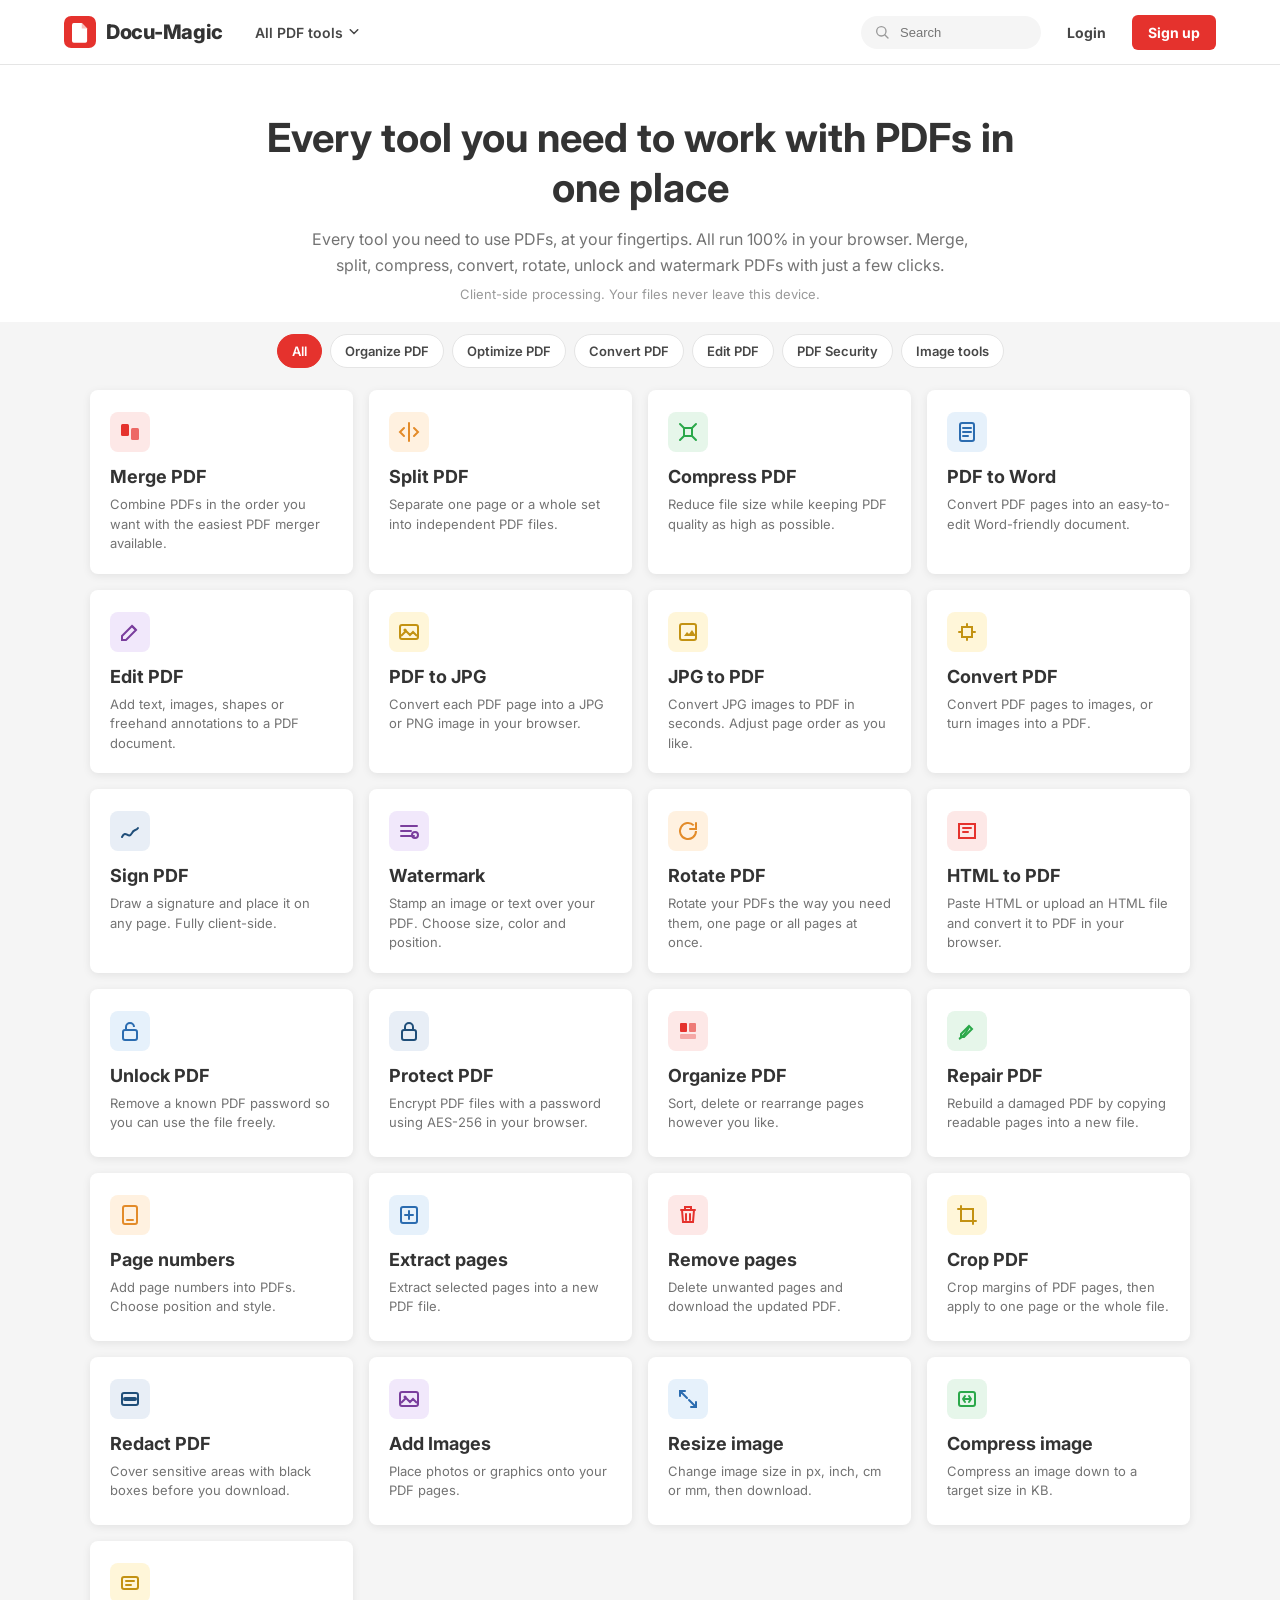
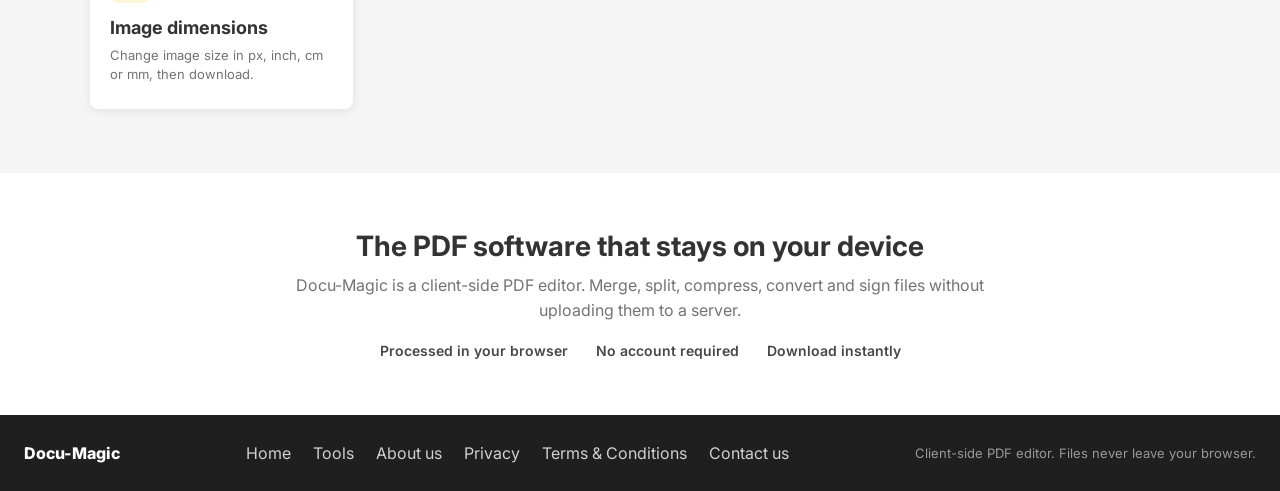
<file: index.html>
<!DOCTYPE html>
<html lang="en">
<head>
<meta charset="UTF-8" />
<meta name="viewport" content="width=device-width, initial-scale=1.0" />
<title>Docu-Magic | Online PDF tools</title>
<meta name="description" content="Every tool you need to work with PDFs in one place. Merge, split, compress, convert, edit, sign and protect PDFs in your browser. Files never leave your device." />
<link rel="preconnect" href="https://fonts.googleapis.com" />
<link rel="preconnect" href="https://fonts.gstatic.com" crossorigin />
<link href="https://fonts.googleapis.com/css2?family=Inter:wght@400;500;600;700;800&display=swap" rel="stylesheet" />
<link rel="stylesheet" href="styles.css?v=13" />
<link rel="icon" href="data:image/svg+xml,%3Csvg xmlns='http://www.w3.org/2000/svg' viewBox='0 0 32 32'%3E%3Crect width='32' height='32' rx='7' fill='%23e5322d'/%3E%3Cpath d='M10 8h8l5 5v11a2 2 0 0 1-2 2h-11a2 2 0 0 1-2-2V10a2 2 0 0 1 2-2z' fill='%23fff'/%3E%3Cpath d='M18 8v5h5' fill='%23f8b4b0'/%3E%3C/svg%3E" />
</head>
<body>

<header class="site-header">
  <div class="header-inner">
    <a href="index.html" class="brand" aria-label="Docu-Magic home">
      <span class="brand-mark">
        <svg viewBox="0 0 36 36" aria-hidden="true">
          <rect width="36" height="36" rx="8" fill="#e5322d"/>
          <path d="M11 8h9l6 6v14a2 2 0 0 1-2 2H11a2 2 0 0 1-2-2V10a2 2 0 0 1 2-2z" fill="#fff"/>
          <path d="M20 8v6h6" fill="#f7c1be"/>
        </svg>
      </span>
      <span class="brand-name">Docu-Magic</span>
    </a>

    <nav class="main-nav" id="mainNav">
      <div class="nav-item has-menu">
        <button type="button" class="nav-link">All PDF tools <svg class="caret" viewBox="0 0 12 8"><path d="M1 1l5 5 5-5" fill="none" stroke="currentColor" stroke-width="2" stroke-linecap="round"/></svg></button>
        <div class="dropdown mega">
          <div class="mega-col">
            <p>Organize</p>
            <a href="tool.html?id=merge">Merge PDF</a>
            <a href="tool.html?id=split">Split PDF</a>
            <a href="tool.html?id=remove">Remove pages</a>
            <a href="tool.html?id=extract">Extract pages</a>
            <a href="tool.html?id=organize">Organize PDF</a>
          </div>
          <div class="mega-col">
            <p>Optimize</p>
            <a href="tool.html?id=compress">Compress PDF</a>
            <a href="tool.html?id=repair">Repair PDF</a>
          </div>
          <div class="mega-col">
            <p>Convert</p>
            <a href="tool.html?id=convert">Convert PDF</a>
            <a href="tool.html?id=jpg-pdf">JPG to PDF</a>
            <a href="tool.html?id=html-pdf">HTML to PDF</a>
            <a href="tool.html?id=pdf-jpg">PDF to JPG</a>
            <a href="tool.html?id=pdf-word">PDF to WORD</a>
          </div>
          <div class="mega-col">
            <p>Edit</p>
            <a href="tool.html?id=edit">Edit PDF</a>
            <a href="tool.html?id=rotate">Rotate PDF</a>
            <a href="tool.html?id=pagenumbers">Page numbers</a>
            <a href="tool.html?id=watermark">Watermark</a>
            <a href="tool.html?id=crop">Crop PDF</a>
          </div>
          <div class="mega-col">
            <p>Security</p>
            <a href="tool.html?id=unlock">Unlock PDF</a>
            <a href="tool.html?id=protect">Protect PDF</a>
            <a href="tool.html?id=sign">Sign PDF</a>
            <a href="tool.html?id=redact">Redact PDF</a>
          </div>
          <div class="mega-col">
            <p>Image</p>
            <a href="tool.html?id=resize-image">Resize image</a>
            <a href="tool.html?id=compress-image">Compress image</a>
            <a href="tool.html?id=image-dimensions">Image dimensions</a>
          </div>
        </div>
      </div>
    </nav>

    <div class="header-actions">
      <div class="search-box">
        <svg viewBox="0 0 24 24" aria-hidden="true"><circle cx="11" cy="11" r="7" fill="none" stroke="currentColor" stroke-width="2"/><path d="M16.5 16.5L21 21" stroke="currentColor" stroke-width="2" stroke-linecap="round"/></svg>
        <input type="search" placeholder="Search" aria-label="Search tools" />
      </div>
      <a href="coming-soon.html?mode=login" class="btn btn-ghost">Login</a>
      <a href="coming-soon.html?mode=signup" class="btn btn-primary">Sign up</a>
      <button type="button" class="menu-toggle" aria-label="Toggle menu">
        <span></span><span></span><span></span>
      </button>
    </div>
  </div>
</header>

<main>
  <section class="hero">
    <h1>Every tool you need to work with PDFs in one place</h1>
    <p class="hero-lead">Every tool you need to use PDFs, at your fingertips. All run 100% in your browser. Merge, split, compress, convert, rotate, unlock and watermark PDFs with just a few clicks.</p>
    <p class="hero-note">Client-side processing. Your files never leave this device.</p>
  </section>

  <section class="tools" id="tools">
    <div class="tool-filters" id="toolFilters">
      <button type="button" class="filter-chip is-active" data-filter="all">All</button>
      <button type="button" class="filter-chip" data-filter="organize">Organize PDF</button>
      <button type="button" class="filter-chip" data-filter="optimize">Optimize PDF</button>
      <button type="button" class="filter-chip" data-filter="convert">Convert PDF</button>
      <button type="button" class="filter-chip" data-filter="edit">Edit PDF</button>
      <button type="button" class="filter-chip" data-filter="security">PDF Security</button>
      <button type="button" class="filter-chip" data-filter="image">Image tools</button>
    </div>

    <div class="tools-grid">
      <a href="tool.html?id=merge" class="tool-card" data-tool="merge" data-cat="organize">
        <span class="tool-icon c-red"><svg viewBox="0 0 24 24"><rect x="3" y="4" width="8" height="12" rx="1.5" fill="currentColor"/><rect x="13" y="8" width="8" height="12" rx="1.5" fill="currentColor" opacity=".7"/></svg></span>
        <h3>Merge PDF</h3>
        <p>Combine PDFs in the order you want with the easiest PDF merger available.</p>
      </a>
      <a href="tool.html?id=split" class="tool-card" data-tool="split" data-cat="organize">
        <span class="tool-icon c-orange"><svg viewBox="0 0 24 24"><path d="M12 3v18M7 8l-4 4 4 4M17 8l4 4-4 4" fill="none" stroke="currentColor" stroke-width="2" stroke-linecap="round"/></svg></span>
        <h3>Split PDF</h3>
        <p>Separate one page or a whole set into independent PDF files.</p>
      </a>
      <a href="tool.html?id=compress" class="tool-card" data-tool="compress" data-cat="optimize">
        <span class="tool-icon c-green"><svg viewBox="0 0 24 24"><path d="M8 8h8v8H8z" fill="none" stroke="currentColor" stroke-width="2"/><path d="M4 4l4 4M20 4l-4 4M4 20l4-4M20 20l-4-4" stroke="currentColor" stroke-width="2" stroke-linecap="round"/></svg></span>
        <h3>Compress PDF</h3>
        <p>Reduce file size while keeping PDF quality as high as possible.</p>
      </a>
      <a href="tool.html?id=pdf-word" class="tool-card" data-tool="pdf-word" data-cat="convert">
        <span class="tool-icon c-blue"><svg viewBox="0 0 24 24"><rect x="5" y="3" width="14" height="18" rx="2" fill="none" stroke="currentColor" stroke-width="2"/><path d="M8 8h8M8 12h8M8 16h5" stroke="currentColor" stroke-width="2" stroke-linecap="round"/></svg></span>
        <h3>PDF to Word</h3>
        <p>Convert PDF pages into an easy-to-edit Word-friendly document.</p>
      </a>
      <a href="tool.html?id=edit" class="tool-card" data-tool="edit" data-cat="edit">
        <span class="tool-icon c-purple"><svg viewBox="0 0 24 24"><path d="M4 20h4l10-10-4-4L4 16v4z" fill="none" stroke="currentColor" stroke-width="2"/><path d="M14 6l4 4" stroke="currentColor" stroke-width="2"/></svg></span>
        <h3>Edit PDF</h3>
        <p>Add text, images, shapes or freehand annotations to a PDF document.</p>
      </a>
      <a href="tool.html?id=pdf-jpg" class="tool-card" data-tool="pdf-jpg" data-cat="convert">
        <span class="tool-icon c-gold"><svg viewBox="0 0 24 24"><rect x="3" y="5" width="18" height="14" rx="2" fill="none" stroke="currentColor" stroke-width="2"/><circle cx="8" cy="10" r="1.6" fill="currentColor"/><path d="M4 16l5-5 4 4 3-3 4 4" fill="none" stroke="currentColor" stroke-width="2"/></svg></span>
        <h3>PDF to JPG</h3>
        <p>Convert each PDF page into a JPG or PNG image in your browser.</p>
      </a>
      <a href="tool.html?id=jpg-pdf" class="tool-card" data-tool="jpg-pdf" data-cat="convert">
        <span class="tool-icon c-gold"><svg viewBox="0 0 24 24"><rect x="4" y="4" width="16" height="16" rx="2" fill="none" stroke="currentColor" stroke-width="2"/><path d="M8 16l3-4 2 2 3-4 4 6H4z" fill="currentColor"/></svg></span>
        <h3>JPG to PDF</h3>
        <p>Convert JPG images to PDF in seconds. Adjust page order as you like.</p>
      </a>
      <a href="tool.html?id=convert" class="tool-card" data-tool="convert" data-cat="convert">
        <span class="tool-icon c-gold"><svg viewBox="0 0 24 24"><path d="M7 7h10v10H7z" fill="none" stroke="currentColor" stroke-width="2"/><path d="M4 12h3M17 12h3M12 4v3M12 17v3" stroke="currentColor" stroke-width="2" stroke-linecap="round"/></svg></span>
        <h3>Convert PDF</h3>
        <p>Convert PDF pages to images, or turn images into a PDF.</p>
      </a>
      <a href="tool.html?id=sign" class="tool-card" data-tool="sign" data-cat="security">
        <span class="tool-icon c-navy"><svg viewBox="0 0 24 24"><path d="M4 18c4-8 6 3 10-4 2-4 4-2 6-5" fill="none" stroke="currentColor" stroke-width="2" stroke-linecap="round"/></svg></span>
        <h3>Sign PDF</h3>
        <p>Draw a signature and place it on any page. Fully client-side.</p>
      </a>
      <a href="tool.html?id=watermark" class="tool-card" data-tool="watermark" data-cat="edit">
        <span class="tool-icon c-purple"><svg viewBox="0 0 24 24"><path d="M4 7h16M4 12h10M4 17h13" stroke="currentColor" stroke-width="2" stroke-linecap="round"/><circle cx="18" cy="16" r="3" fill="none" stroke="currentColor" stroke-width="2"/></svg></span>
        <h3>Watermark</h3>
        <p>Stamp an image or text over your PDF. Choose size, color and position.</p>
      </a>
      <a href="tool.html?id=rotate" class="tool-card" data-tool="rotate" data-cat="edit">
        <span class="tool-icon c-orange"><svg viewBox="0 0 24 24"><path d="M20 12a8 8 0 1 1-2.3-5.6" fill="none" stroke="currentColor" stroke-width="2"/><path d="M20 4v6h-6" fill="none" stroke="currentColor" stroke-width="2" stroke-linecap="round"/></svg></span>
        <h3>Rotate PDF</h3>
        <p>Rotate your PDFs the way you need them, one page or all pages at once.</p>
      </a>
      <a href="tool.html?id=html-pdf" class="tool-card" data-tool="html-pdf" data-cat="convert">
        <span class="tool-icon c-red"><svg viewBox="0 0 24 24"><path d="M4 5h16v14H4z" fill="none" stroke="currentColor" stroke-width="2"/><path d="M8 9h8M8 13h5" stroke="currentColor" stroke-width="2" stroke-linecap="round"/></svg></span>
        <h3>HTML to PDF</h3>
        <p>Paste HTML or upload an HTML file and convert it to PDF in your browser.</p>
      </a>
      <a href="tool.html?id=unlock" class="tool-card" data-tool="unlock" data-cat="security">
        <span class="tool-icon c-blue"><svg viewBox="0 0 24 24"><rect x="5" y="11" width="14" height="10" rx="2" fill="none" stroke="currentColor" stroke-width="2"/><path d="M8 11V8a4 4 0 0 1 8 0" fill="none" stroke="currentColor" stroke-width="2"/></svg></span>
        <h3>Unlock PDF</h3>
        <p>Remove a known PDF password so you can use the file freely.</p>
      </a>
      <a href="tool.html?id=protect" class="tool-card" data-tool="protect" data-cat="security">
        <span class="tool-icon c-navy"><svg viewBox="0 0 24 24"><rect x="5" y="11" width="14" height="10" rx="2" fill="none" stroke="currentColor" stroke-width="2"/><path d="M8 11V8a4 4 0 0 1 8 0v3" fill="none" stroke="currentColor" stroke-width="2"/></svg></span>
        <h3>Protect PDF</h3>
        <p>Encrypt PDF files with a password using AES-256 in your browser.</p>
      </a>
      <a href="tool.html?id=organize" class="tool-card" data-tool="organize" data-cat="organize">
        <span class="tool-icon c-red"><svg viewBox="0 0 24 24"><rect x="4" y="4" width="7" height="9" rx="1" fill="currentColor"/><rect x="13" y="4" width="7" height="9" rx="1" fill="currentColor" opacity=".6"/><rect x="4" y="15" width="16" height="5" rx="1" fill="currentColor" opacity=".35"/></svg></span>
        <h3>Organize PDF</h3>
        <p>Sort, delete or rearrange pages however you like.</p>
      </a>
      <a href="tool.html?id=repair" class="tool-card" data-tool="repair" data-cat="optimize">
        <span class="tool-icon c-green"><svg viewBox="0 0 24 24"><path d="M14 7l3 3-8 8H6v-3z" fill="none" stroke="currentColor" stroke-width="2"/><path d="M4 20c4-2 8-8 10-12" fill="none" stroke="currentColor" stroke-width="2"/></svg></span>
        <h3>Repair PDF</h3>
        <p>Rebuild a damaged PDF by copying readable pages into a new file.</p>
      </a>
      <a href="tool.html?id=pagenumbers" class="tool-card" data-tool="pagenumbers" data-cat="edit">
        <span class="tool-icon c-orange"><svg viewBox="0 0 24 24"><rect x="5" y="3" width="14" height="18" rx="2" fill="none" stroke="currentColor" stroke-width="2"/><path d="M9 17h6" stroke="currentColor" stroke-width="2" stroke-linecap="round"/></svg></span>
        <h3>Page numbers</h3>
        <p>Add page numbers into PDFs. Choose position and style.</p>
      </a>
      <a href="tool.html?id=extract" class="tool-card" data-tool="extract" data-cat="organize">
        <span class="tool-icon c-blue"><svg viewBox="0 0 24 24"><rect x="4" y="4" width="16" height="16" rx="2" fill="none" stroke="currentColor" stroke-width="2"/><path d="M8 12h8M12 8v8" stroke="currentColor" stroke-width="2" stroke-linecap="round"/></svg></span>
        <h3>Extract pages</h3>
        <p>Extract selected pages into a new PDF file.</p>
      </a>
      <a href="tool.html?id=remove" class="tool-card" data-tool="remove" data-cat="organize">
        <span class="tool-icon c-red"><svg viewBox="0 0 24 24"><path d="M5 7h14M10 11v6M14 11v6M6 7l1 12h10l1-12M9 7V4h6v3" fill="none" stroke="currentColor" stroke-width="2" stroke-linecap="round"/></svg></span>
        <h3>Remove pages</h3>
        <p>Delete unwanted pages and download the updated PDF.</p>
      </a>
      <a href="tool.html?id=crop" class="tool-card" data-tool="crop" data-cat="edit">
        <span class="tool-icon c-gold"><svg viewBox="0 0 24 24"><path d="M6 3v15h15M3 6h15v15" fill="none" stroke="currentColor" stroke-width="2" stroke-linecap="round"/></svg></span>
        <h3>Crop PDF</h3>
        <p>Crop margins of PDF pages, then apply to one page or the whole file.</p>
      </a>
      <a href="tool.html?id=redact" class="tool-card" data-tool="redact" data-cat="security">
        <span class="tool-icon c-navy"><svg viewBox="0 0 24 24"><rect x="4" y="6" width="16" height="12" rx="2" fill="none" stroke="currentColor" stroke-width="2"/><path d="M7 12h10" stroke="currentColor" stroke-width="4" stroke-linecap="round"/></svg></span>
        <h3>Redact PDF</h3>
        <p>Cover sensitive areas with black boxes before you download.</p>
      </a>
      <a href="tool.html?id=image" class="tool-card" data-tool="image" data-cat="edit">
        <span class="tool-icon c-purple"><svg viewBox="0 0 24 24"><rect x="3" y="5" width="18" height="14" rx="2" fill="none" stroke="currentColor" stroke-width="2"/><circle cx="8" cy="10" r="1.5" fill="currentColor"/><path d="M4 16l5-5 4 4 3-3 4 4" fill="none" stroke="currentColor" stroke-width="2"/></svg></span>
        <h3>Add Images</h3>
        <p>Place photos or graphics onto your PDF pages.</p>
      </a>
      <a href="tool.html?id=resize-image" class="tool-card" data-tool="resize-image" data-cat="image">
        <span class="tool-icon c-blue"><svg viewBox="0 0 24 24"><path d="M4 9V4h5M20 15v5h-5M4 4l7 7M20 20l-7-7" fill="none" stroke="currentColor" stroke-width="2" stroke-linecap="round"/></svg></span>
        <h3>Resize image</h3>
        <p>Change image size in px, inch, cm or mm, then download.</p>
      </a>
      <a href="tool.html?id=compress-image" class="tool-card" data-tool="compress-image" data-cat="image">
        <span class="tool-icon c-green"><svg viewBox="0 0 24 24"><rect x="4" y="5" width="16" height="14" rx="2" fill="none" stroke="currentColor" stroke-width="2"/><path d="M8 12h8M10 9l-2 3 2 3M14 9l2 3-2 3" fill="none" stroke="currentColor" stroke-width="2" stroke-linecap="round" stroke-linejoin="round"/></svg></span>
        <h3>Compress image</h3>
        <p>Compress an image down to a target size in KB.</p>
      </a>
      <a href="tool.html?id=image-dimensions" class="tool-card" data-tool="image-dimensions" data-cat="image">
        <span class="tool-icon c-gold"><svg viewBox="0 0 24 24"><rect x="4" y="6" width="16" height="12" rx="2" fill="none" stroke="currentColor" stroke-width="2"/><path d="M8 10h8M8 14h5" stroke="currentColor" stroke-width="2" stroke-linecap="round"/></svg></span>
        <h3>Image dimensions</h3>
        <p>Change image size in px, inch, cm or mm, then download.</p>
      </a>
    </div>
  </section>

  <section class="trust">
    <div class="trust-inner">
      <h2>The PDF software that stays on your device</h2>
      <p>Docu-Magic is a client-side PDF editor. Merge, split, compress, convert and sign files without uploading them to a server.</p>
      <ul>
        <li>Processed in your browser</li>
        <li>No account required</li>
        <li>Download instantly</li>
      </ul>
    </div>
  </section>
</main>

<footer class="site-footer">
  <div class="footer-brand">Docu-Magic</div>
  <nav class="footer-nav">
    <a href="index.html">Home</a>
    <a href="#tools">Tools</a>
    <a href="about.html">About us</a>
    <a href="privacy.html">Privacy</a>
    <a href="terms.html">Terms &amp; Conditions</a>
    <a href="contact.html">Contact us</a>
  </nav>
  <p class="footer-copy">Client-side PDF editor. Files never leave your browser.</p>
</footer>

<script src="app.js?v=8"></script>
</body>
</html>
</file>
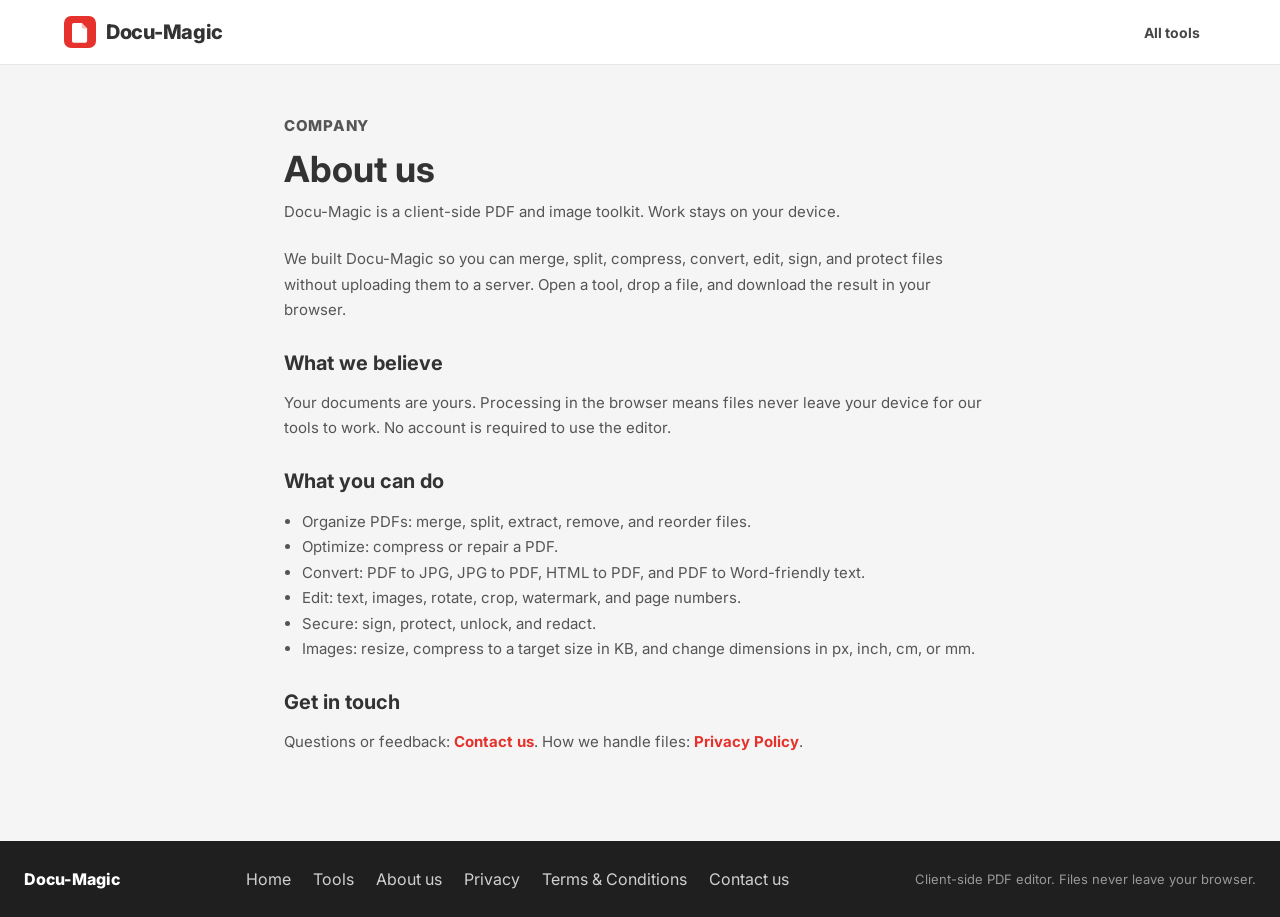
<file: about.html>
<!DOCTYPE html>
<html lang="en">
<head>
<meta charset="UTF-8" />
<meta name="viewport" content="width=device-width, initial-scale=1.0" />
<title>About us - Docu-Magic</title>
<meta name="description" content="About Docu-Magic, a client-side PDF and image editor. Files stay in your browser." />
<link rel="preconnect" href="https://fonts.googleapis.com" />
<link rel="preconnect" href="https://fonts.gstatic.com" crossorigin />
<link href="https://fonts.googleapis.com/css2?family=Inter:wght@400;500;600;700;800&display=swap" rel="stylesheet" />
<link rel="stylesheet" href="styles.css?v=13" />
<link rel="icon" href="data:image/svg+xml,%3Csvg xmlns='http://www.w3.org/2000/svg' viewBox='0 0 32 32'%3E%3Crect width='32' height='32' rx='7' fill='%23e5322d'/%3E%3Cpath d='M10 8h8l5 5v11a2 2 0 0 1-2 2h-11a2 2 0 0 1-2-2V10a2 2 0 0 1 2-2z' fill='%23fff'/%3E%3Cpath d='M18 8v5h5' fill='%23f8b4b0'/%3E%3C/svg%3E" />
</head>
<body>

<header class="site-header">
  <div class="header-inner">
    <a href="index.html" class="brand" aria-label="Docu-Magic home">
      <span class="brand-mark">
        <svg viewBox="0 0 36 36" aria-hidden="true">
          <rect width="36" height="36" rx="8" fill="#e5322d"/>
          <path d="M11 8h9l6 6v14a2 2 0 0 1-2 2H11a2 2 0 0 1-2-2V10a2 2 0 0 1 2-2z" fill="#fff"/>
          <path d="M20 8v6h6" fill="#f7c1be"/>
        </svg>
      </span>
      <span class="brand-name">Docu-Magic</span>
    </a>
    <div class="header-actions">
      <a href="index.html" class="btn btn-ghost">All tools</a>
    </div>
  </div>
</header>

<main class="legal-page">
  <article class="legal-wrap">
    <p class="legal-kicker">Company</p>
    <h1>About us</h1>
    <p class="legal-lead">Docu-Magic is a client-side PDF and image toolkit. Work stays on your device.</p>
    <p>We built Docu-Magic so you can merge, split, compress, convert, edit, sign, and protect files without uploading them to a server. Open a tool, drop a file, and download the result in your browser.</p>
    <h2>What we believe</h2>
    <p>Your documents are yours. Processing in the browser means files never leave your device for our tools to work. No account is required to use the editor.</p>
    <h2>What you can do</h2>
    <ul>
      <li>Organize PDFs: merge, split, extract, remove, and reorder files.</li>
      <li>Optimize: compress or repair a PDF.</li>
      <li>Convert: PDF to JPG, JPG to PDF, HTML to PDF, and PDF to Word-friendly text.</li>
      <li>Edit: text, images, rotate, crop, watermark, and page numbers.</li>
      <li>Secure: sign, protect, unlock, and redact.</li>
      <li>Images: resize, compress to a target size in KB, and change dimensions in px, inch, cm, or mm.</li>
    </ul>
    <h2>Get in touch</h2>
    <p>Questions or feedback: <a href="contact.html">Contact us</a>. How we handle files: <a href="privacy.html">Privacy Policy</a>.</p>
  </article>
</main>

<footer class="site-footer">
  <div class="footer-brand">Docu-Magic</div>
  <nav class="footer-nav">
    <a href="index.html">Home</a>
    <a href="index.html#tools">Tools</a>
    <a href="about.html">About us</a>
    <a href="privacy.html">Privacy</a>
    <a href="terms.html">Terms &amp; Conditions</a>
    <a href="contact.html">Contact us</a>
  </nav>
  <p class="footer-copy">Client-side PDF editor. Files never leave your browser.</p>
</footer>

</body>
</html>
</file>
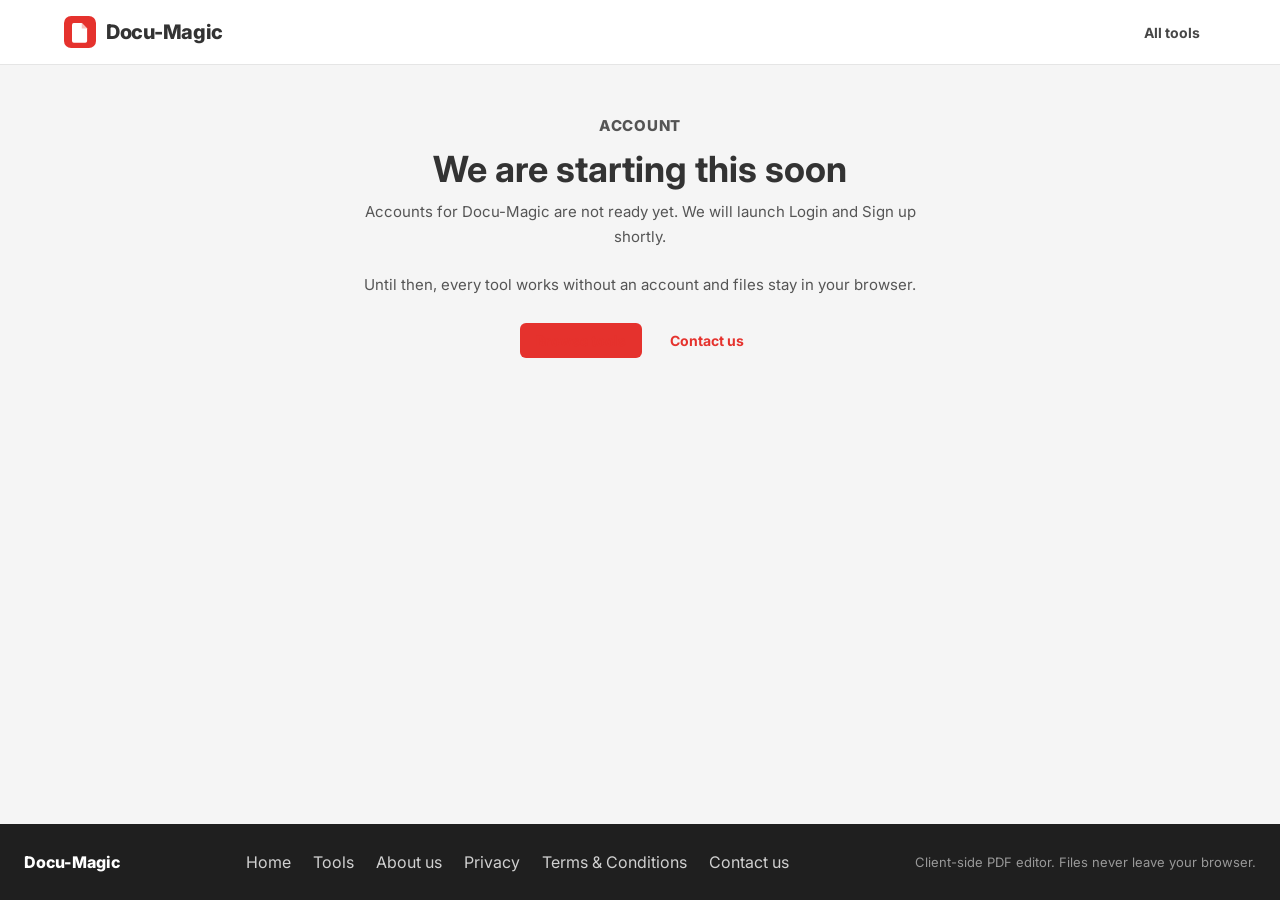
<file: coming-soon.html>
<!DOCTYPE html>
<html lang="en">
<head>
<meta charset="UTF-8" />
<meta name="viewport" content="width=device-width, initial-scale=1.0" />
<title>Coming soon - Docu-Magic</title>
<meta name="description" content="Docu-Magic accounts are coming soon. Keep using the tools without an account." />
<link rel="preconnect" href="https://fonts.googleapis.com" />
<link rel="preconnect" href="https://fonts.gstatic.com" crossorigin />
<link href="https://fonts.googleapis.com/css2?family=Inter:wght@400;500;600;700;800&display=swap" rel="stylesheet" />
<link rel="stylesheet" href="styles.css?v=13" />
<link rel="icon" href="data:image/svg+xml,%3Csvg xmlns='http://www.w3.org/2000/svg' viewBox='0 0 32 32'%3E%3Crect width='32' height='32' rx='7' fill='%23e5322d'/%3E%3Cpath d='M10 8h8l5 5v11a2 2 0 0 1-2 2h-11a2 2 0 0 1-2-2V10a2 2 0 0 1 2-2z' fill='%23fff'/%3E%3Cpath d='M18 8v5h5' fill='%23f8b4b0'/%3E%3C/svg%3E" />
</head>
<body>

<header class="site-header">
  <div class="header-inner">
    <a href="index.html" class="brand" aria-label="Docu-Magic home">
      <span class="brand-mark">
        <svg viewBox="0 0 36 36" aria-hidden="true">
          <rect width="36" height="36" rx="8" fill="#e5322d"/>
          <path d="M11 8h9l6 6v14a2 2 0 0 1-2 2H11a2 2 0 0 1-2-2V10a2 2 0 0 1 2-2z" fill="#fff"/>
          <path d="M20 8v6h6" fill="#f7c1be"/>
        </svg>
      </span>
      <span class="brand-name">Docu-Magic</span>
    </a>
    <div class="header-actions">
      <a href="index.html" class="btn btn-ghost">All tools</a>
    </div>
  </div>
</header>

<main class="legal-page">
  <article class="legal-wrap legal-narrow">
    <p class="legal-kicker" id="soonKicker">Account</p>
    <h1 id="soonTitle">We are starting this soon</h1>
    <p class="legal-lead" id="soonLead">Accounts for Docu-Magic are not ready yet. We will launch Login and Sign up shortly.</p>
    <p>Until then, every tool works without an account and files stay in your browser.</p>
    <div class="soon-actions">
      <a href="index.html#tools" class="btn btn-primary">Browse tools</a>
      <a href="contact.html" class="btn btn-ghost">Contact us</a>
    </div>
  </article>
</main>

<footer class="site-footer">
  <div class="footer-brand">Docu-Magic</div>
  <nav class="footer-nav">
    <a href="index.html">Home</a>
    <a href="index.html#tools">Tools</a>
    <a href="about.html">About us</a>
    <a href="privacy.html">Privacy</a>
    <a href="terms.html">Terms &amp; Conditions</a>
    <a href="contact.html">Contact us</a>
  </nav>
  <p class="footer-copy">Client-side PDF editor. Files never leave your browser.</p>
</footer>

<script>
(function () {
  var mode = (new URLSearchParams(window.location.search).get("mode") || "").toLowerCase();
  if (mode !== "login" && mode !== "signup") return;
  var kicker = document.getElementById("soonKicker");
  var title = document.getElementById("soonTitle");
  var lead = document.getElementById("soonLead");
  if (kicker) kicker.textContent = mode === "login" ? "Login" : "Sign up";
  if (title) title.textContent = "We are starting " + (mode === "login" ? "Login" : "Sign up") + " soon";
  if (lead) lead.textContent = "Accounts for Docu-Magic are not ready yet. We will launch " + (mode === "login" ? "Login" : "Sign up") + " shortly.";
  document.title = "Coming soon - Docu-Magic";
})();
</script>
</body>
</html>
</file>
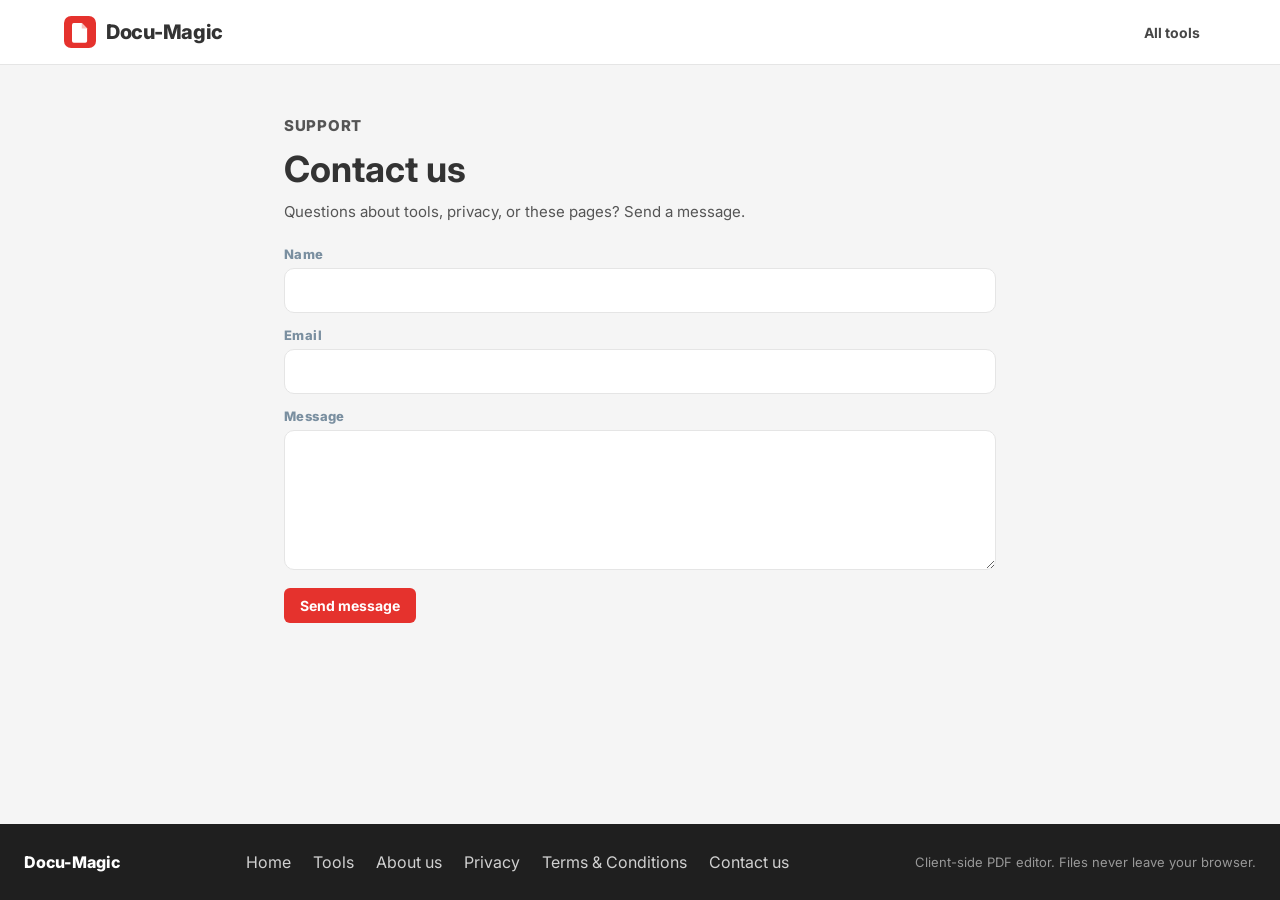
<file: contact.html>
<!DOCTYPE html>
<html lang="en">
<head>
<meta charset="UTF-8" />
<meta name="viewport" content="width=device-width, initial-scale=1.0" />
<title>Contact us - Docu-Magic</title>
<meta name="description" content="Contact Docu-Magic about PDF tools, privacy, or support." />
<link rel="preconnect" href="https://fonts.googleapis.com" />
<link rel="preconnect" href="https://fonts.gstatic.com" crossorigin />
<link href="https://fonts.googleapis.com/css2?family=Inter:wght@400;500;600;700;800&display=swap" rel="stylesheet" />
<link rel="stylesheet" href="styles.css?v=13" />
<link rel="icon" href="data:image/svg+xml,%3Csvg xmlns='http://www.w3.org/2000/svg' viewBox='0 0 32 32'%3E%3Crect width='32' height='32' rx='7' fill='%23e5322d'/%3E%3Cpath d='M10 8h8l5 5v11a2 2 0 0 1-2 2h-11a2 2 0 0 1-2-2V10a2 2 0 0 1 2-2z' fill='%23fff'/%3E%3Cpath d='M18 8v5h5' fill='%23f8b4b0'/%3E%3C/svg%3E" />
</head>
<body>

<header class="site-header">
  <div class="header-inner">
    <a href="index.html" class="brand" aria-label="Docu-Magic home">
      <span class="brand-mark">
        <svg viewBox="0 0 36 36" aria-hidden="true">
          <rect width="36" height="36" rx="8" fill="#e5322d"/>
          <path d="M11 8h9l6 6v14a2 2 0 0 1-2 2H11a2 2 0 0 1-2-2V10a2 2 0 0 1 2-2z" fill="#fff"/>
          <path d="M20 8v6h6" fill="#f7c1be"/>
        </svg>
      </span>
      <span class="brand-name">Docu-Magic</span>
    </a>
    <div class="header-actions">
      <a href="index.html" class="btn btn-ghost">All tools</a>
    </div>
  </div>
</header>

<main class="legal-page">
  <article class="legal-wrap">
    <p class="legal-kicker">Support</p>
    <h1>Contact us</h1>
    <p class="legal-lead">Questions about tools, privacy, or these pages? Send a message.</p>
    <form class="contact-form" id="contactForm">
      <label>
        <span>Name</span>
        <input type="text" name="name" required maxlength="120" />
      </label>
      <label>
        <span>Email</span>
        <input type="email" name="email" required maxlength="160" />
      </label>
      <label>
        <span>Message</span>
        <textarea name="message" rows="6" required maxlength="2000"></textarea>
      </label>
      <button type="submit" class="btn btn-primary">Send message</button>
      <p class="contact-note" id="contactNote" hidden>Thanks. Your message is ready in your email app.</p>
    </form>
  </article>
</main>

<footer class="site-footer">
  <div class="footer-brand">Docu-Magic</div>
  <nav class="footer-nav">
    <a href="index.html">Home</a>
    <a href="index.html#tools">Tools</a>
    <a href="about.html">About us</a>
    <a href="privacy.html">Privacy</a>
    <a href="terms.html">Terms &amp; Conditions</a>
    <a href="contact.html">Contact us</a>
  </nav>
  <p class="footer-copy">Client-side PDF editor. Files never leave your browser.</p>
</footer>

<script>
(function () {
  var form = document.getElementById("contactForm");
  var note = document.getElementById("contactNote");
  if (!form) return;
  form.addEventListener("submit", function (e) {
    e.preventDefault();
    var data = new FormData(form);
    var name = String(data.get("name") || "").trim();
    var email = String(data.get("email") || "").trim();
    var message = String(data.get("message") || "").trim();
    var body = "From: " + name + " <" + email + ">\n\n" + message;
    window.location.href = "mailto:hello@docu-magic.app?subject=" + encodeURIComponent("Docu-Magic contact") + "&body=" + encodeURIComponent(body);
    if (note) note.hidden = false;
  });
})();
</script>
</body>
</html>
</file>
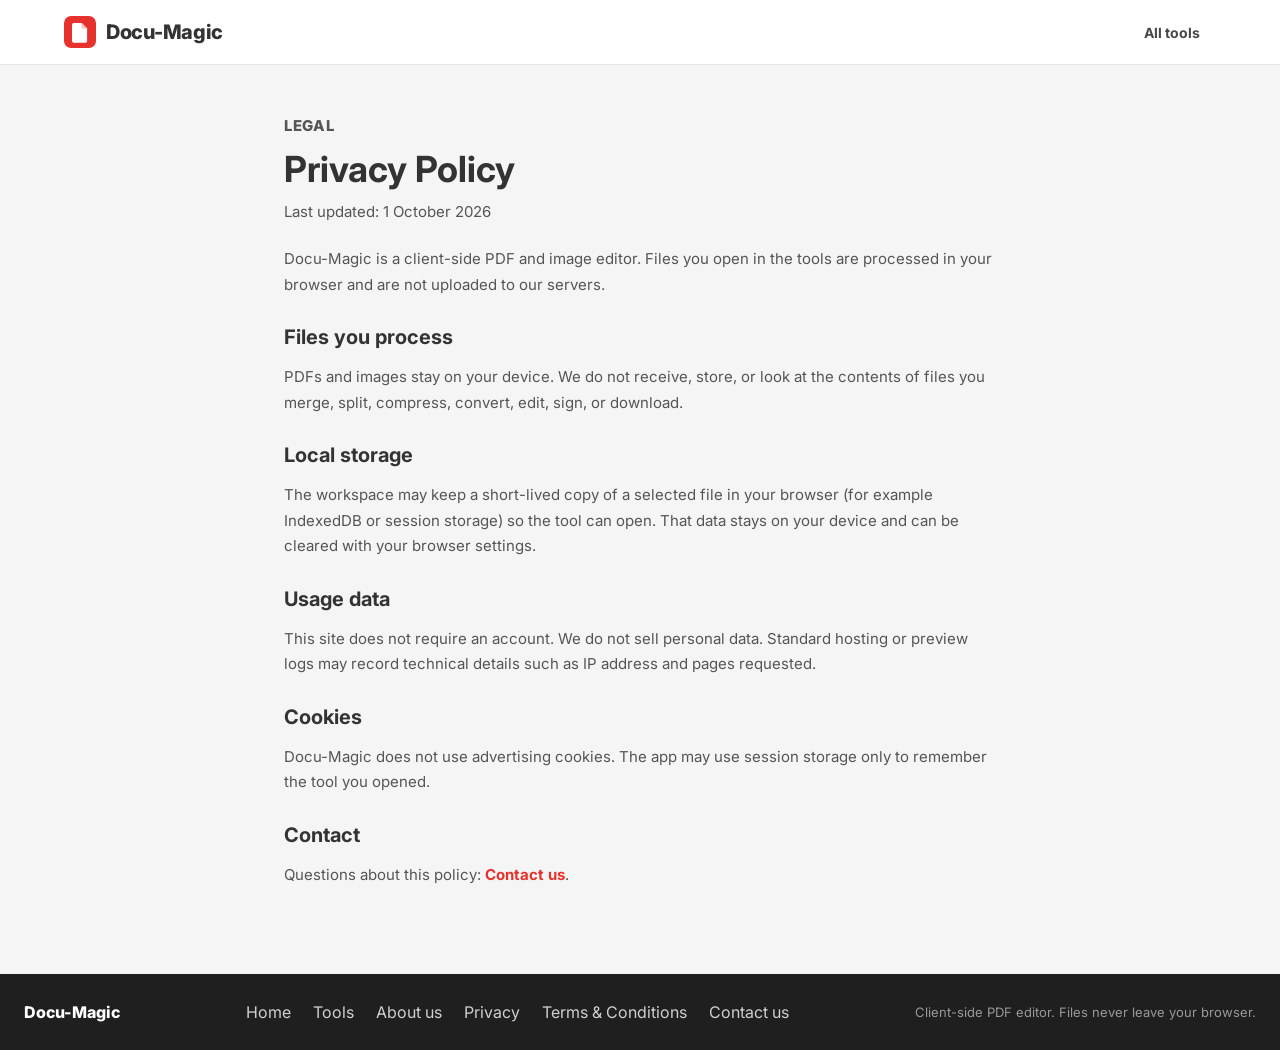
<file: privacy.html>
<!DOCTYPE html>
<html lang="en">
<head>
<meta charset="UTF-8" />
<meta name="viewport" content="width=device-width, initial-scale=1.0" />
<title>Privacy Policy - Docu-Magic</title>
<meta name="description" content="How Docu-Magic handles files and privacy. Processing stays in your browser." />
<link rel="preconnect" href="https://fonts.googleapis.com" />
<link rel="preconnect" href="https://fonts.gstatic.com" crossorigin />
<link href="https://fonts.googleapis.com/css2?family=Inter:wght@400;500;600;700;800&display=swap" rel="stylesheet" />
<link rel="stylesheet" href="styles.css?v=13" />
<link rel="icon" href="data:image/svg+xml,%3Csvg xmlns='http://www.w3.org/2000/svg' viewBox='0 0 32 32'%3E%3Crect width='32' height='32' rx='7' fill='%23e5322d'/%3E%3Cpath d='M10 8h8l5 5v11a2 2 0 0 1-2 2h-11a2 2 0 0 1-2-2V10a2 2 0 0 1 2-2z' fill='%23fff'/%3E%3Cpath d='M18 8v5h5' fill='%23f8b4b0'/%3E%3C/svg%3E" />
</head>
<body>

<header class="site-header">
  <div class="header-inner">
    <a href="index.html" class="brand" aria-label="Docu-Magic home">
      <span class="brand-mark">
        <svg viewBox="0 0 36 36" aria-hidden="true">
          <rect width="36" height="36" rx="8" fill="#e5322d"/>
          <path d="M11 8h9l6 6v14a2 2 0 0 1-2 2H11a2 2 0 0 1-2-2V10a2 2 0 0 1 2-2z" fill="#fff"/>
          <path d="M20 8v6h6" fill="#f7c1be"/>
        </svg>
      </span>
      <span class="brand-name">Docu-Magic</span>
    </a>
    <div class="header-actions">
      <a href="index.html" class="btn btn-ghost">All tools</a>
    </div>
  </div>
</header>

<main class="legal-page">
  <article class="legal-wrap">
    <p class="legal-kicker">Legal</p>
    <h1>Privacy Policy</h1>
    <p class="legal-lead">Last updated: 1 October 2026</p>
    <p>Docu-Magic is a client-side PDF and image editor. Files you open in the tools are processed in your browser and are not uploaded to our servers.</p>
    <h2>Files you process</h2>
    <p>PDFs and images stay on your device. We do not receive, store, or look at the contents of files you merge, split, compress, convert, edit, sign, or download.</p>
    <h2>Local storage</h2>
    <p>The workspace may keep a short-lived copy of a selected file in your browser (for example IndexedDB or session storage) so the tool can open. That data stays on your device and can be cleared with your browser settings.</p>
    <h2>Usage data</h2>
    <p>This site does not require an account. We do not sell personal data. Standard hosting or preview logs may record technical details such as IP address and pages requested.</p>
    <h2>Cookies</h2>
    <p>Docu-Magic does not use advertising cookies. The app may use session storage only to remember the tool you opened.</p>
    <h2>Contact</h2>
    <p>Questions about this policy: <a href="contact.html">Contact us</a>.</p>
  </article>
</main>

<footer class="site-footer">
  <div class="footer-brand">Docu-Magic</div>
  <nav class="footer-nav">
    <a href="index.html">Home</a>
    <a href="index.html#tools">Tools</a>
    <a href="about.html">About us</a>
    <a href="privacy.html">Privacy</a>
    <a href="terms.html">Terms &amp; Conditions</a>
    <a href="contact.html">Contact us</a>
  </nav>
  <p class="footer-copy">Client-side PDF editor. Files never leave your browser.</p>
</footer>

</body>
</html>
</file>
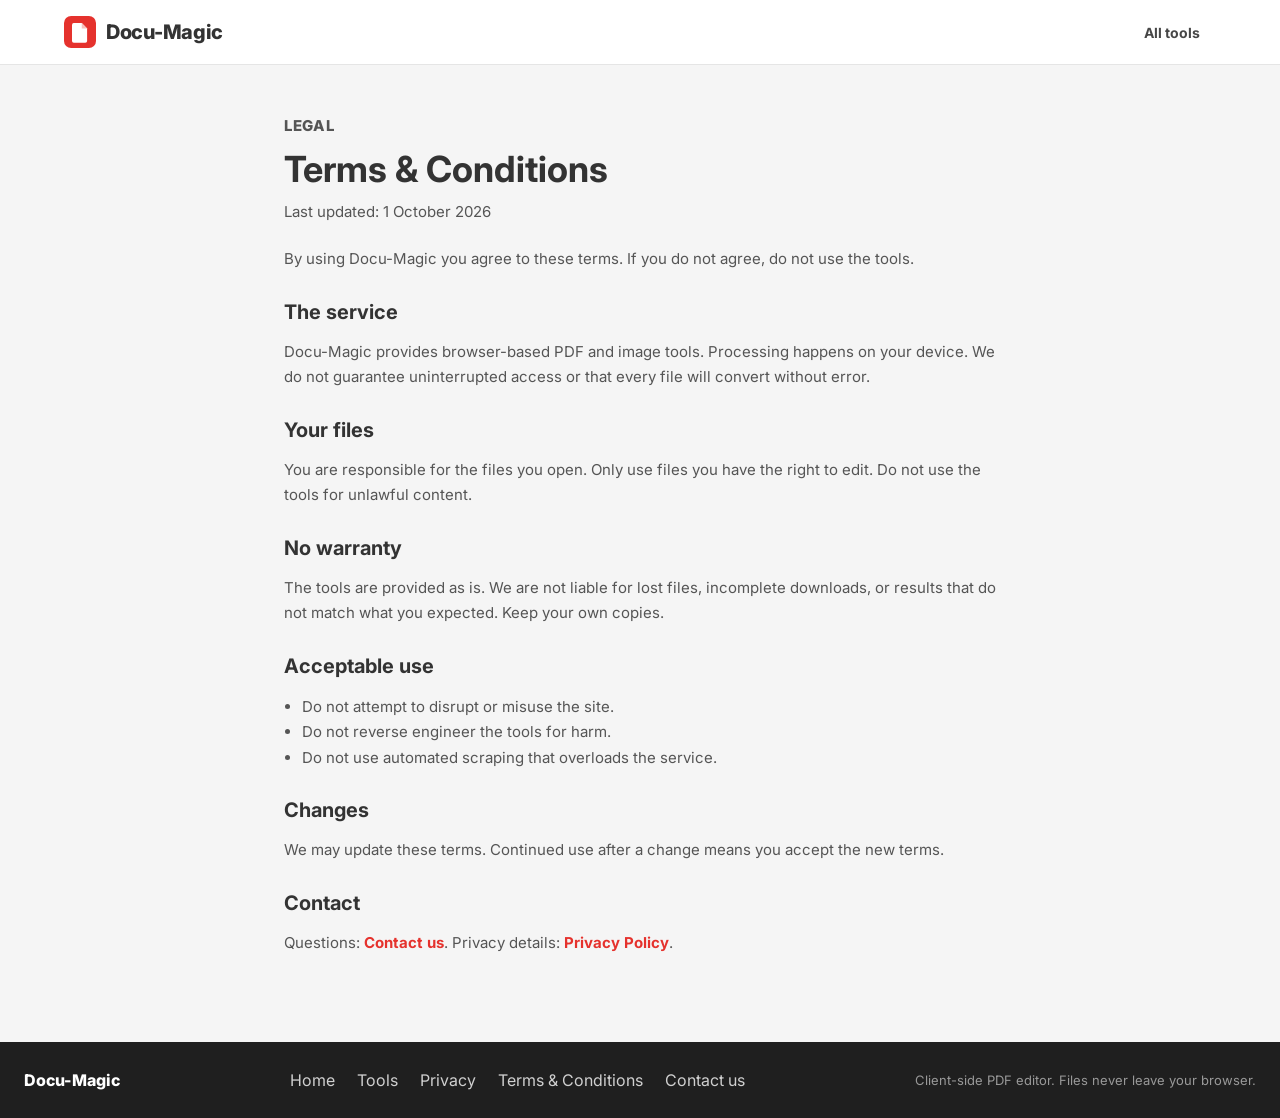
<file: terms.html>
<!DOCTYPE html>
<html lang="en">
<head>
<meta charset="UTF-8" />
<meta name="viewport" content="width=device-width, initial-scale=1.0" />
<title>Terms &amp; Conditions - Docu-Magic</title>
<meta name="description" content="Terms and conditions for using Docu-Magic PDF and image tools." />
<link rel="preconnect" href="https://fonts.googleapis.com" />
<link rel="preconnect" href="https://fonts.gstatic.com" crossorigin />
<link href="https://fonts.googleapis.com/css2?family=Inter:wght@400;500;600;700;800&display=swap" rel="stylesheet" />
<link rel="stylesheet" href="styles.css?v=12" />
<link rel="icon" href="data:image/svg+xml,%3Csvg xmlns='http://www.w3.org/2000/svg' viewBox='0 0 32 32'%3E%3Crect width='32' height='32' rx='7' fill='%23e5322d'/%3E%3Cpath d='M10 8h8l5 5v11a2 2 0 0 1-2 2h-11a2 2 0 0 1-2-2V10a2 2 0 0 1 2-2z' fill='%23fff'/%3E%3Cpath d='M18 8v5h5' fill='%23f8b4b0'/%3E%3C/svg%3E" />
</head>
<body>

<header class="site-header">
  <div class="header-inner">
    <a href="index.html" class="brand" aria-label="Docu-Magic home">
      <span class="brand-mark">
        <svg viewBox="0 0 36 36" aria-hidden="true">
          <rect width="36" height="36" rx="8" fill="#e5322d"/>
          <path d="M11 8h9l6 6v14a2 2 0 0 1-2 2H11a2 2 0 0 1-2-2V10a2 2 0 0 1 2-2z" fill="#fff"/>
          <path d="M20 8v6h6" fill="#f7c1be"/>
        </svg>
      </span>
      <span class="brand-name">Docu-Magic</span>
    </a>
    <div class="header-actions">
      <a href="index.html" class="btn btn-ghost">All tools</a>
    </div>
  </div>
</header>

<main class="legal-page">
  <article class="legal-wrap">
    <p class="legal-kicker">Legal</p>
    <h1>Terms &amp; Conditions</h1>
    <p class="legal-lead">Last updated: 1 October 2026</p>
    <p>By using Docu-Magic you agree to these terms. If you do not agree, do not use the tools.</p>
    <h2>The service</h2>
    <p>Docu-Magic provides browser-based PDF and image tools. Processing happens on your device. We do not guarantee uninterrupted access or that every file will convert without error.</p>
    <h2>Your files</h2>
    <p>You are responsible for the files you open. Only use files you have the right to edit. Do not use the tools for unlawful content.</p>
    <h2>No warranty</h2>
    <p>The tools are provided as is. We are not liable for lost files, incomplete downloads, or results that do not match what you expected. Keep your own copies.</p>
    <h2>Acceptable use</h2>
    <ul>
      <li>Do not attempt to disrupt or misuse the site.</li>
      <li>Do not reverse engineer the tools for harm.</li>
      <li>Do not use automated scraping that overloads the service.</li>
    </ul>
    <h2>Changes</h2>
    <p>We may update these terms. Continued use after a change means you accept the new terms.</p>
    <h2>Contact</h2>
    <p>Questions: <a href="contact.html">Contact us</a>. Privacy details: <a href="privacy.html">Privacy Policy</a>.</p>
  </article>
</main>

<footer class="site-footer">
  <div class="footer-brand">Docu-Magic</div>
  <nav class="footer-nav">
    <a href="index.html">Home</a>
    <a href="index.html#tools">Tools</a>
    <a href="privacy.html">Privacy</a>
    <a href="terms.html">Terms &amp; Conditions</a>
    <a href="contact.html">Contact us</a>
  </nav>
  <p class="footer-copy">Client-side PDF editor. Files never leave your browser.</p>
</footer>

</body>
</html>
</file>
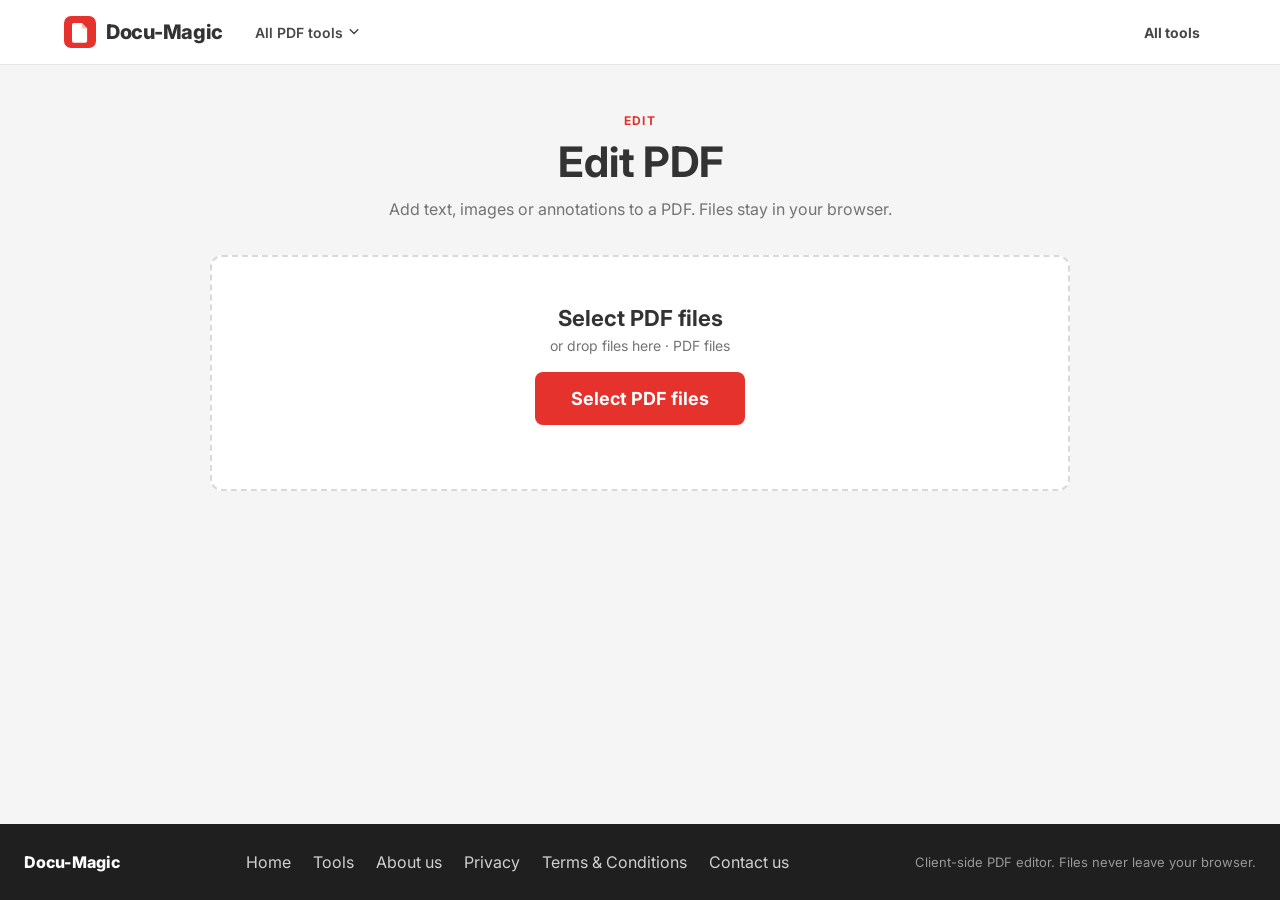
<file: tool.html>
<!DOCTYPE html>
<html lang="en">
<head>
<meta charset="UTF-8" />
<meta name="viewport" content="width=device-width, initial-scale=1.0" />
<title>Tool - Docu-Magic</title>
<link rel="preconnect" href="https://fonts.googleapis.com" />
<link rel="preconnect" href="https://fonts.gstatic.com" crossorigin />
<link href="https://fonts.googleapis.com/css2?family=Inter:wght@400;500;600;700;800&display=swap" rel="stylesheet" />
<link rel="stylesheet" href="styles.css?v=13" />
<link rel="icon" href="data:image/svg+xml,%3Csvg xmlns='http://www.w3.org/2000/svg' viewBox='0 0 32 32'%3E%3Crect width='32' height='32' rx='7' fill='%23e5322d'/%3E%3Cpath d='M10 8h8l5 5v11a2 2 0 0 1-2 2h-11a2 2 0 0 1-2-2V10a2 2 0 0 1 2-2z' fill='%23fff'/%3E%3Cpath d='M18 8v5h5' fill='%23f8b4b0'/%3E%3C/svg%3E" />
</head>
<body>

<header class="site-header">
  <div class="header-inner">
    <a href="index.html" class="brand" aria-label="Docu-Magic home">
      <span class="brand-mark">
        <svg viewBox="0 0 36 36" aria-hidden="true">
          <rect width="36" height="36" rx="8" fill="#e5322d"/>
          <path d="M11 8h9l6 6v14a2 2 0 0 1-2 2H11a2 2 0 0 1-2-2V10a2 2 0 0 1 2-2z" fill="#fff"/>
          <path d="M20 8v6h6" fill="#f7c1be"/>
        </svg>
      </span>
      <span class="brand-name">Docu-Magic</span>
    </a>

    <nav class="main-nav" id="mainNav">
      <div class="nav-item has-menu">
        <button type="button" class="nav-link">All PDF tools <svg class="caret" viewBox="0 0 12 8"><path d="M1 1l5 5 5-5" fill="none" stroke="currentColor" stroke-width="2" stroke-linecap="round"/></svg></button>
        <div class="dropdown mega">
          <div class="mega-col">
            <p>Organize</p>
            <a href="tool.html?id=merge">Merge PDF</a>
            <a href="tool.html?id=split">Split PDF</a>
            <a href="tool.html?id=remove">Remove pages</a>
            <a href="tool.html?id=extract">Extract pages</a>
            <a href="tool.html?id=organize">Organize PDF</a>
          </div>
          <div class="mega-col">
            <p>Optimize</p>
            <a href="tool.html?id=compress">Compress PDF</a>
            <a href="tool.html?id=repair">Repair PDF</a>
          </div>
          <div class="mega-col">
            <p>Convert</p>
            <a href="tool.html?id=convert">Convert PDF</a>
            <a href="tool.html?id=jpg-pdf">JPG to PDF</a>
            <a href="tool.html?id=html-pdf">HTML to PDF</a>
            <a href="tool.html?id=pdf-jpg">PDF to JPG</a>
            <a href="tool.html?id=pdf-word">PDF to WORD</a>
          </div>
          <div class="mega-col">
            <p>Edit</p>
            <a href="tool.html?id=edit">Edit PDF</a>
            <a href="tool.html?id=rotate">Rotate PDF</a>
            <a href="tool.html?id=pagenumbers">Page numbers</a>
            <a href="tool.html?id=watermark">Watermark</a>
            <a href="tool.html?id=crop">Crop PDF</a>
          </div>
          <div class="mega-col">
            <p>Security</p>
            <a href="tool.html?id=unlock">Unlock PDF</a>
            <a href="tool.html?id=protect">Protect PDF</a>
            <a href="tool.html?id=sign">Sign PDF</a>
            <a href="tool.html?id=redact">Redact PDF</a>
          </div>
          <div class="mega-col">
            <p>Image</p>
            <a href="tool.html?id=resize-image">Resize image</a>
            <a href="tool.html?id=compress-image">Compress image</a>
            <a href="tool.html?id=image-dimensions">Image dimensions</a>
          </div>
        </div>
      </div>
    </nav>

    <div class="header-actions">
      <a href="index.html" class="btn btn-ghost">All tools</a>
      <button type="button" class="menu-toggle" aria-label="Toggle menu">
        <span></span><span></span><span></span>
      </button>
    </div>
  </div>
</header>

<main class="tool-page">
  <section class="hero-panel">
    <p class="tool-kicker" id="toolKicker">Tool</p>
    <h1 class="hero-title" id="toolHeading">Upload file</h1>
    <p class="tool-desc" id="toolDesc">Choose a file to continue. Processing stays in your browser.</p>

    <div class="dropzone-wrap">
      <div class="dropzone" id="dropzone" role="button" tabindex="0" aria-label="Upload files">
        <div class="dropzone-inner">
          <div class="dropzone-copy">
            <h2>Select PDF files</h2>
            <p id="toolHint">or drop PDFs here</p>
            <button type="button" class="btn btn-choose" id="chooseFile">Select PDF files</button>
            <input type="file" id="fileInput" multiple hidden />
            <div class="file-list" id="fileList"></div>
          </div>
        </div>
      </div>
    </div>
  </section>
</main>

<footer class="site-footer">
  <div class="footer-brand">Docu-Magic</div>
  <nav class="footer-nav">
    <a href="index.html">Home</a>
    <a href="index.html#tools">Tools</a>
    <a href="about.html">About us</a>
    <a href="privacy.html">Privacy</a>
    <a href="terms.html">Terms &amp; Conditions</a>
    <a href="contact.html">Contact us</a>
  </nav>
  <p class="footer-copy">Client-side PDF editor. Files never leave your browser.</p>
</footer>

<script src="tools.js?v=9"></script>
<script src="tool.js?v=9"></script>
</body>
</html>
</file>
<file: styles.css>
*, *::before, *::after { box-sizing: border-box; }
html { scroll-behavior: smooth; }
body {
  margin: 0;
  font-family: Inter, "Segoe UI", system-ui, -apple-system, sans-serif;
  color: #474747;
  background: #f5f5f5;
  min-height: 100vh;
  display: flex;
  flex-direction: column;
}
h1, h2, h3 { margin: 0; font-weight: 700; color: #333; }
a { text-decoration: none; color: inherit; }
button { font-family: inherit; cursor: pointer; border: none; background: none; }
img, svg { display: block; max-width: 100%; }

:root {
  --red: #e5322d;
  --red-dark: #c22924;
  --ink: #333;
  --muted: #737373;
  --line: #e5e5e5;
  --paper: #fff;
  --shadow: 0 2px 8px rgba(0,0,0,.08);
}

.site-header {
  position: sticky;
  top: 0;
  z-index: 40;
  background: #fff;
  border-bottom: 1px solid var(--line);
}
.header-inner {
  max-width: 1200px;
  margin: 0 auto;
  padding: 0 24px;
  height: 64px;
  display: flex;
  align-items: center;
  gap: 20px;
}
.brand { display: flex; align-items: center; gap: 10px; flex-shrink: 0; }
.brand-mark { width: 32px; height: 32px; }
.brand-name { font-size: 20px; font-weight: 800; color: #333; letter-spacing: -.3px; }

.main-nav { display: flex; align-items: center; }
.nav-item { position: relative; }
.nav-link {
  display: flex;
  align-items: center;
  gap: 6px;
  padding: 10px 12px;
  font-size: 14px;
  font-weight: 600;
  color: #474747;
  border-radius: 6px;
}
.nav-link:hover { color: var(--red); }
.caret { width: 10px; height: 6px; }
.dropdown {
  position: absolute;
  top: calc(100% + 4px);
  left: 0;
  min-width: 180px;
  background: #fff;
  border-radius: 8px;
  box-shadow: 0 8px 28px rgba(0,0,0,.12);
  padding: 8px;
  opacity: 0;
  visibility: hidden;
  transform: translateY(-4px);
  transition: .15s;
}
.dropdown.mega {
  display: flex;
  gap: 8px;
  min-width: 840px;
  padding: 18px 16px;
}
.mega-col { min-width: 130px; padding: 0 8px; }
.mega-col p {
  margin: 0 0 8px;
  font-size: 11px;
  font-weight: 700;
  letter-spacing: .6px;
  text-transform: uppercase;
  color: #999;
}
.nav-item.has-menu:hover .dropdown,
.nav-item.has-menu:focus-within .dropdown {
  opacity: 1;
  visibility: visible;
  transform: none;
}
.dropdown a {
  display: block;
  padding: 7px 8px;
  border-radius: 6px;
  font-size: 13px;
  font-weight: 600;
  color: #474747;
}
.dropdown a:hover { background: #f7f7f7; color: var(--red); }

.header-actions { margin-left: auto; display: flex; align-items: center; gap: 10px; }
.search-box {
  display: flex;
  align-items: center;
  gap: 8px;
  background: #f5f5f5;
  border: 1px solid transparent;
  border-radius: 20px;
  padding: 7px 12px;
  width: 180px;
}
.search-box:focus-within { background: #fff; border-color: #ddd; }
.search-box svg { width: 16px; height: 16px; color: #999; flex-shrink: 0; }
.search-box input {
  border: none;
  background: none;
  outline: none;
  font-size: 13px;
  width: 100%;
  color: var(--ink);
}

.btn {
  display: inline-flex;
  align-items: center;
  justify-content: center;
  border-radius: 6px;
  font-weight: 700;
  font-size: 14px;
  padding: 9px 16px;
  transition: background .15s, filter .15s;
}
.btn-ghost { color: #474747; }
.btn-ghost:hover { background: #f5f5f5; }
.btn-primary { background: var(--red); color: #fff; }
.btn-primary:hover { background: var(--red-dark); }
.btn-choose {
  background: var(--red);
  color: #fff;
  font-size: 18px;
  padding: 16px 36px;
  border-radius: 8px;
  font-weight: 700;
}
.btn-choose:hover { background: var(--red-dark); }

.menu-toggle { display: none; flex-direction: column; gap: 4px; padding: 8px; }
.menu-toggle span { width: 20px; height: 2px; border-radius: 1px; background: #333; }

.hero {
  background: #fff;
  padding: 48px 24px 20px;
  text-align: center;
}
.hero h1 {
  font-size: clamp(26px, 4vw, 40px);
  line-height: 1.25;
  max-width: 820px;
  margin: 0 auto 14px;
}
.hero-lead {
  max-width: 680px;
  margin: 0 auto 8px;
  font-size: 16px;
  line-height: 1.6;
  color: var(--muted);
}
.hero-note {
  margin: 0;
  font-size: 13px;
  color: #999;
}
.hero-panel {
  max-width: 980px;
  margin: 0 auto;
  padding: 48px 24px 56px;
  text-align: center;
}
.hero-title {
  font-size: clamp(28px, 4.2vw, 42px);
  margin-bottom: 10px;
}
.tool-kicker {
  margin: 0 0 8px;
  font-size: 12px;
  font-weight: 700;
  letter-spacing: 1.4px;
  text-transform: uppercase;
  color: var(--red);
}
.tool-desc {
  max-width: 620px;
  margin: 0 auto 32px;
  color: var(--muted);
  font-size: 16px;
  line-height: 1.6;
}

.dropzone-wrap { max-width: 860px; margin: 0 auto; }
.dropzone {
  background: #fff;
  border: 2px dashed #d9d9d9;
  border-radius: 12px;
  padding: 48px 24px;
  transition: border-color .15s, background .15s;
}
.dropzone:hover, .dropzone.dragover {
  border-color: var(--red);
  background: #fff8f8;
}
.dropzone-inner { display: flex; flex-direction: column; align-items: center; gap: 12px; }
.dropzone-copy { text-align: center; }
.dropzone-copy h2 { font-size: 22px; margin-bottom: 6px; }
.dropzone-copy p { margin: 0 0 18px; color: var(--muted); font-size: 14px; }
.file-list {
  margin-top: 16px;
  display: flex;
  flex-wrap: wrap;
  gap: 8px;
  justify-content: center;
}
.file-chip {
  display: flex;
  align-items: center;
  gap: 8px;
  background: #f7f7f7;
  border: 1px solid var(--line);
  color: #474747;
  border-radius: 999px;
  padding: 6px 12px;
  font-size: 13px;
  font-weight: 600;
  max-width: 280px;
}
.file-chip span { overflow: hidden; text-overflow: ellipsis; white-space: nowrap; }

.tools { padding: 12px 24px 64px; }
.tool-filters {
  max-width: 1100px;
  margin: 0 auto 22px;
  display: flex;
  flex-wrap: wrap;
  gap: 8px;
  justify-content: center;
}
.filter-chip {
  background: #fff;
  border: 1px solid var(--line);
  color: #474747;
  font-size: 13px;
  font-weight: 600;
  padding: 8px 14px;
  border-radius: 20px;
}
.filter-chip:hover { border-color: #ccc; }
.filter-chip.is-active {
  background: var(--red);
  border-color: var(--red);
  color: #fff;
}
.tools-grid {
  max-width: 1100px;
  margin: 0 auto;
  display: grid;
  grid-template-columns: repeat(4, minmax(0, 1fr));
  gap: 16px;
}
.tool-card {
  background: #fff;
  border-radius: 8px;
  box-shadow: var(--shadow);
  padding: 22px 20px 20px;
  min-height: 168px;
  display: flex;
  flex-direction: column;
  gap: 8px;
  transition: transform .16s, box-shadow .16s;
}
.tool-card:hover { transform: translateY(-3px); box-shadow: 0 8px 20px rgba(0,0,0,.12); }
.tool-icon {
  width: 40px;
  height: 40px;
  border-radius: 8px;
  display: grid;
  place-items: center;
  margin-bottom: 6px;
}
.tool-icon svg { width: 24px; height: 24px; }
.tool-card h3 { font-size: 18px; }
.tool-card p { margin: 0; font-size: 13px; line-height: 1.5; color: var(--muted); }
.c-red { background: #fde8e7; color: #e5322d; }
.c-orange { background: #fff1e0; color: #e38b29; }
.c-green { background: #e6f6ea; color: #2ba84a; }
.c-blue { background: #e6f1fb; color: #2b6cb0; }
.c-navy { background: #e8eef6; color: #1f4e79; }
.c-purple { background: #f1e8fb; color: #7a3e9d; }
.c-gold { background: #fff6d9; color: #c39212; }

.trust { background: #fff; padding: 56px 24px; }
.trust-inner { max-width: 720px; margin: 0 auto; text-align: center; }
.trust h2 { font-size: 28px; margin-bottom: 10px; }
.trust p { margin: 0 0 18px; color: var(--muted); line-height: 1.6; }
.trust ul {
  list-style: none;
  padding: 0;
  margin: 0;
  display: flex;
  justify-content: center;
  gap: 28px;
  flex-wrap: wrap;
  font-size: 14px;
  font-weight: 600;
  color: #474747;
}

.site-footer {
  margin-top: auto;
  background: #1f1f1f;
  color: #d0d0d0;
  padding: 28px 24px;
  display: flex;
  align-items: center;
  justify-content: space-between;
  gap: 16px;
  flex-wrap: wrap;
}
.footer-brand { font-weight: 800; color: #fff; }
.footer-nav { display: flex; gap: 22px; flex-wrap: wrap; }
.footer-nav a:hover { color: #fff; }
.footer-copy { margin: 0; font-size: 13px; color: #999; }

.legal-page { background: #f5f5f5; flex: 1; }
.legal-wrap { max-width: 760px; margin: 0 auto; padding: 48px 24px 72px; }
.legal-kicker {
  margin: 0 0 8px;
  color: var(--red);
  font-size: 12px;
  font-weight: 800;
  letter-spacing: .7px;
  text-transform: uppercase;
}
.legal-wrap h1 { font-size: 36px; margin-bottom: 8px; }
.legal-lead { margin: 0 0 22px; color: var(--muted); font-size: 15px; }
.legal-wrap h2 { font-size: 20px; margin: 28px 0 8px; }
.legal-wrap p, .legal-wrap li { color: #555; line-height: 1.7; font-size: 15px; }
.legal-wrap ul { padding-left: 18px; }
.legal-wrap a { color: var(--red); font-weight: 700; }
.legal-wrap a:hover { text-decoration: underline; }
.contact-form { display: flex; flex-direction: column; gap: 14px; margin-top: 8px; }
.contact-form label span {
  display: block;
  margin-bottom: 6px;
  font-size: 13px;
  font-weight: 800;
  color: #7a8fa0;
  letter-spacing: .4px;
}
.contact-form input,
.contact-form textarea {
  width: 100%;
  border: 1px solid var(--line);
  background: #fff;
  border-radius: 10px;
  padding: 12px 14px;
  font: inherit;
  font-size: 15px;
  color: var(--ink);
  outline: none;
}
.contact-form input:focus,
.contact-form textarea:focus {
  border-color: var(--red);
  box-shadow: 0 0 0 4px rgba(229,50,45,.12);
}
.contact-form .btn { align-self: flex-start; }
.contact-note { margin: 0; color: #2ba84a; font-weight: 700; }
.legal-narrow { max-width: 620px; text-align: center; }
.legal-narrow .legal-kicker { text-align: center; }
.soon-actions {
  display: flex;
  gap: 12px;
  justify-content: center;
  flex-wrap: wrap;
  margin-top: 26px;
}

.tool-page { background: #f5f5f5; flex: 1; }
.tool-page .hero { background: transparent; padding: 0; }

@media (max-width: 1100px) {
  .tools-grid { grid-template-columns: repeat(3, minmax(0, 1fr)); }
  .dropdown.mega { min-width: 560px; flex-wrap: wrap; }
}
@media (max-width: 992px) {
  .main-nav {
    position: absolute;
    top: 100%;
    left: 0;
    right: 0;
    flex-direction: column;
    align-items: stretch;
    background: #fff;
    padding: 10px 16px 18px;
    box-shadow: 0 12px 24px rgba(0,0,0,.1);
    display: none;
  }
  .main-nav.open { display: flex; }
  .dropdown, .dropdown.mega {
    position: static;
    opacity: 1;
    visibility: visible;
    transform: none;
    box-shadow: none;
    display: none;
    min-width: 0;
    flex-direction: column;
  }
  .nav-item.open .dropdown { display: flex; }
  .menu-toggle { display: flex; }
  .search-box { display: none; }
}
@media (max-width: 760px) {
  .tools-grid { grid-template-columns: repeat(2, minmax(0, 1fr)); }
  .hero { padding: 32px 16px 12px; }
  .tools { padding: 8px 16px 48px; }
  .trust ul { flex-direction: column; gap: 8px; }
  .site-footer { flex-direction: column; align-items: flex-start; }
  .btn-choose { width: 100%; }
}
@media (max-width: 420px) {
  .tools-grid { grid-template-columns: 1fr; }
  .brand-name { font-size: 17px; }
}
</file>
